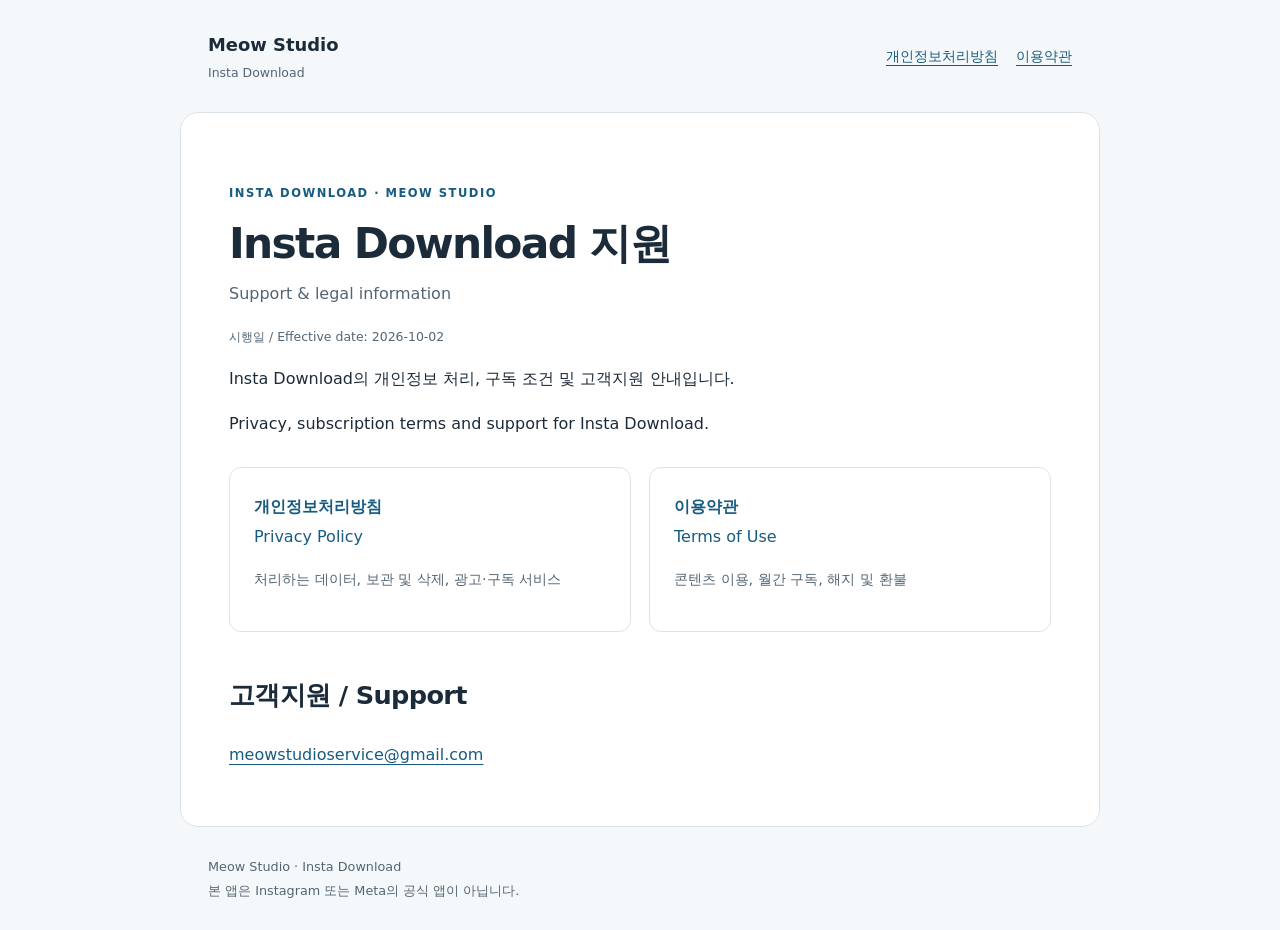
<file: index.html>
<!doctype html>
<html lang="ko">
<head>
<meta charset="utf-8">
<meta name="viewport" content="width=device-width, initial-scale=1">
<title>Insta Download 지원 · Insta Download</title>
<link rel="stylesheet" href="styles.css">
</head>
<body>
<a class="skip" href="#main">본문으로 / Skip to content</a>
<header><a class="brand" href="index.html">Meow Studio <span>Insta Download</span></a>
<nav aria-label="문서 / Documents"><a href="privacy.html">개인정보처리방침</a><a href="terms.html">이용약관</a></nav></header>
<main id="main">
<p class="eyebrow">INSTA DOWNLOAD · MEOW STUDIO</p>
<h1>Insta Download 지원</h1>
<p class="subtitle">Support &amp; legal information</p>
<p class="meta">시행일 / Effective date: 2026-10-02</p>

<p>Insta Download의 개인정보 처리, 구독 조건 및 고객지원 안내입니다.</p>
<p lang="en">Privacy, subscription terms and support for Insta Download.</p>
<div class="cards"><a class="card" href="privacy.html"><strong>개인정보처리방침</strong><span>Privacy Policy</span><p>처리하는 데이터, 보관 및 삭제, 광고·구독 서비스</p></a><a class="card" href="terms.html"><strong>이용약관</strong><span>Terms of Use</span><p>콘텐츠 이용, 월간 구독, 해지 및 환불</p></a></div>
<h2>고객지원 / Support</h2><p><a href="mailto:meowstudioservice@gmail.com">meowstudioservice@gmail.com</a></p>

</main><footer>Meow Studio · Insta Download <span>본 앱은 Instagram 또는 Meta의 공식 앱이 아닙니다.</span></footer>
</body>
</html>
</file>
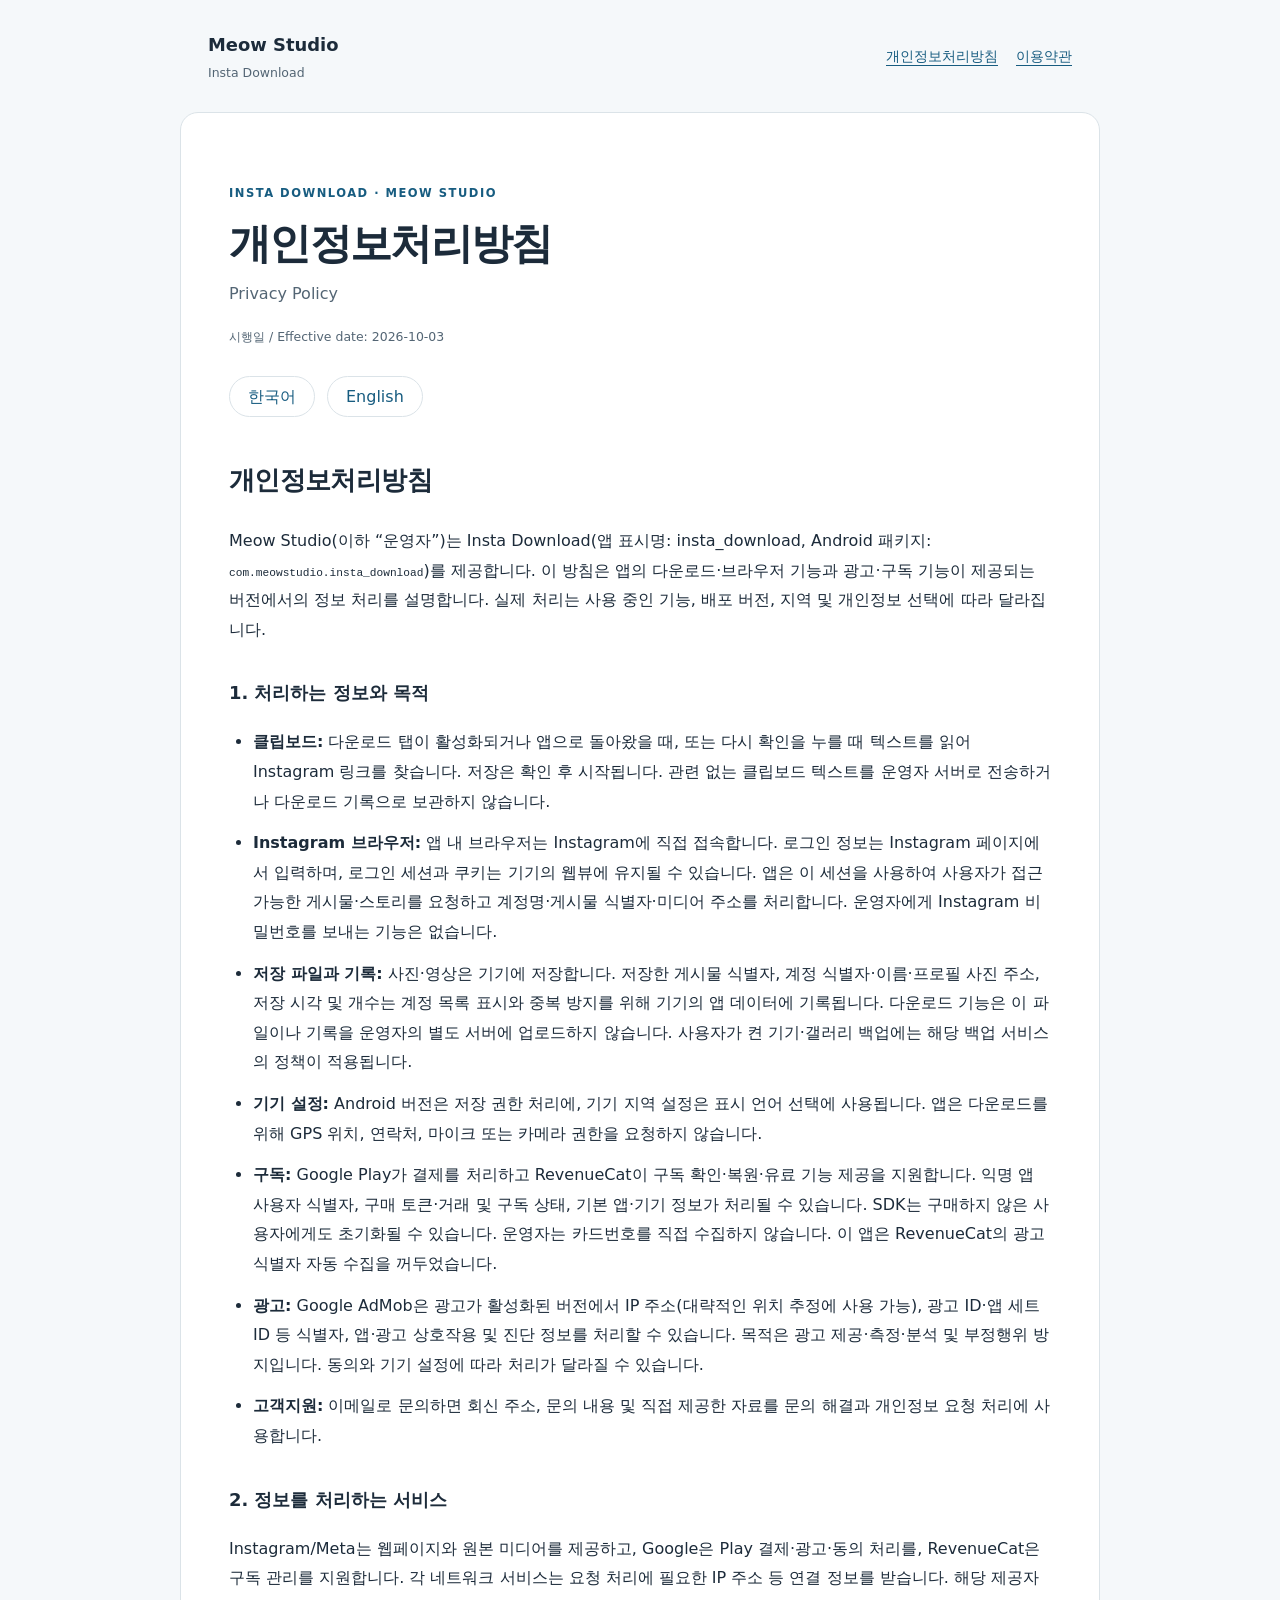
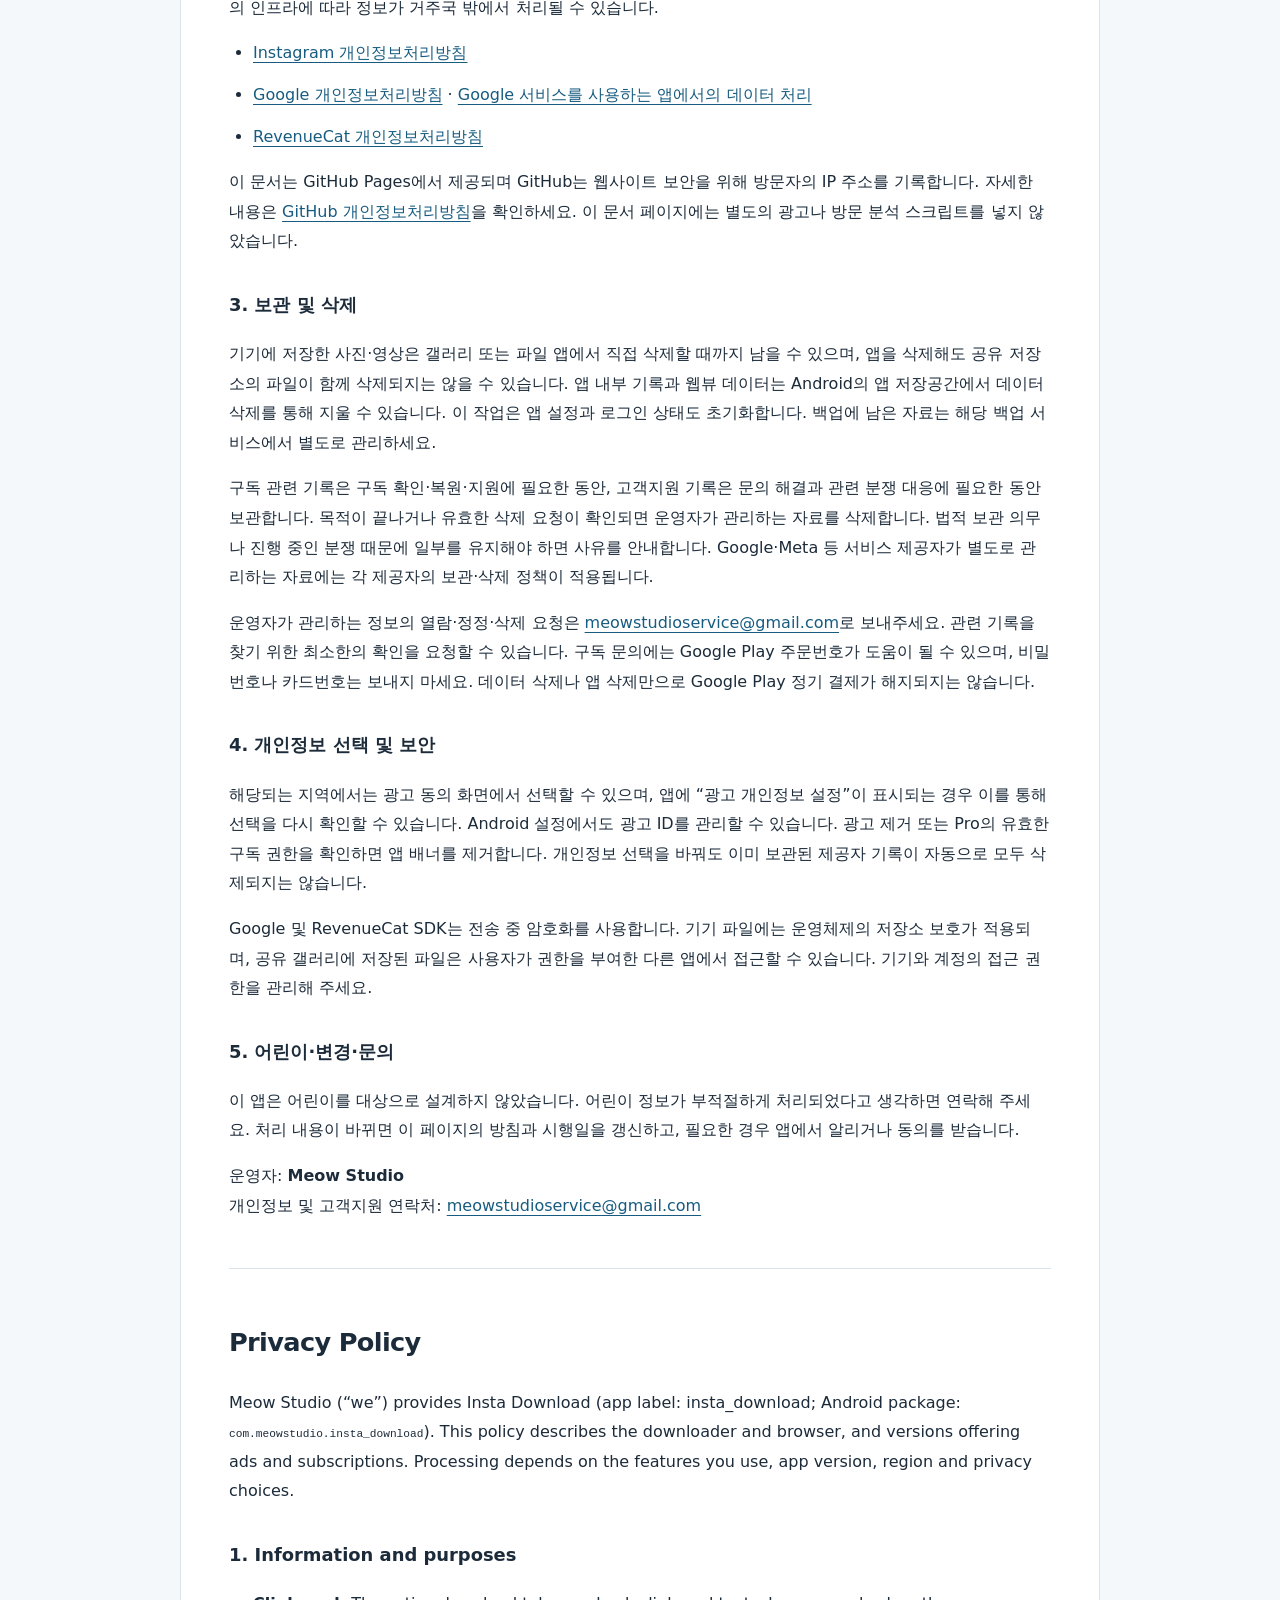
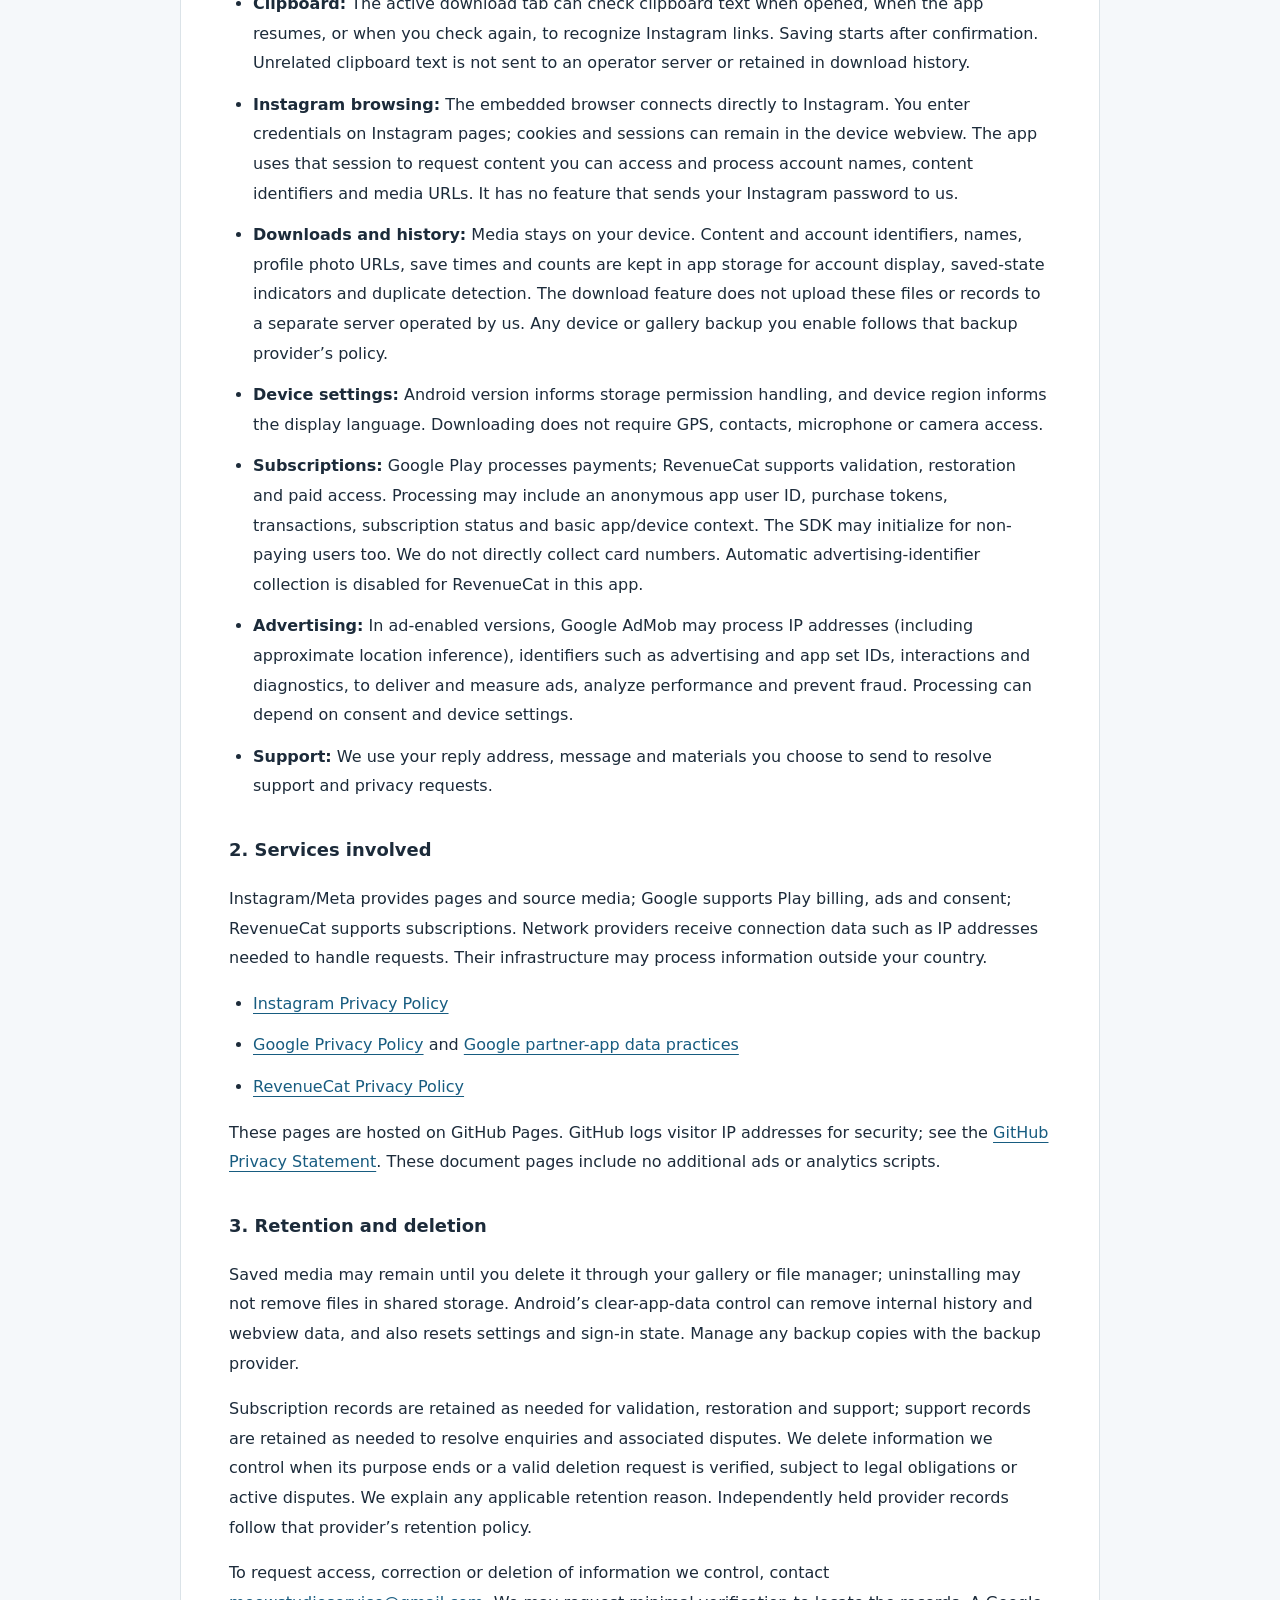
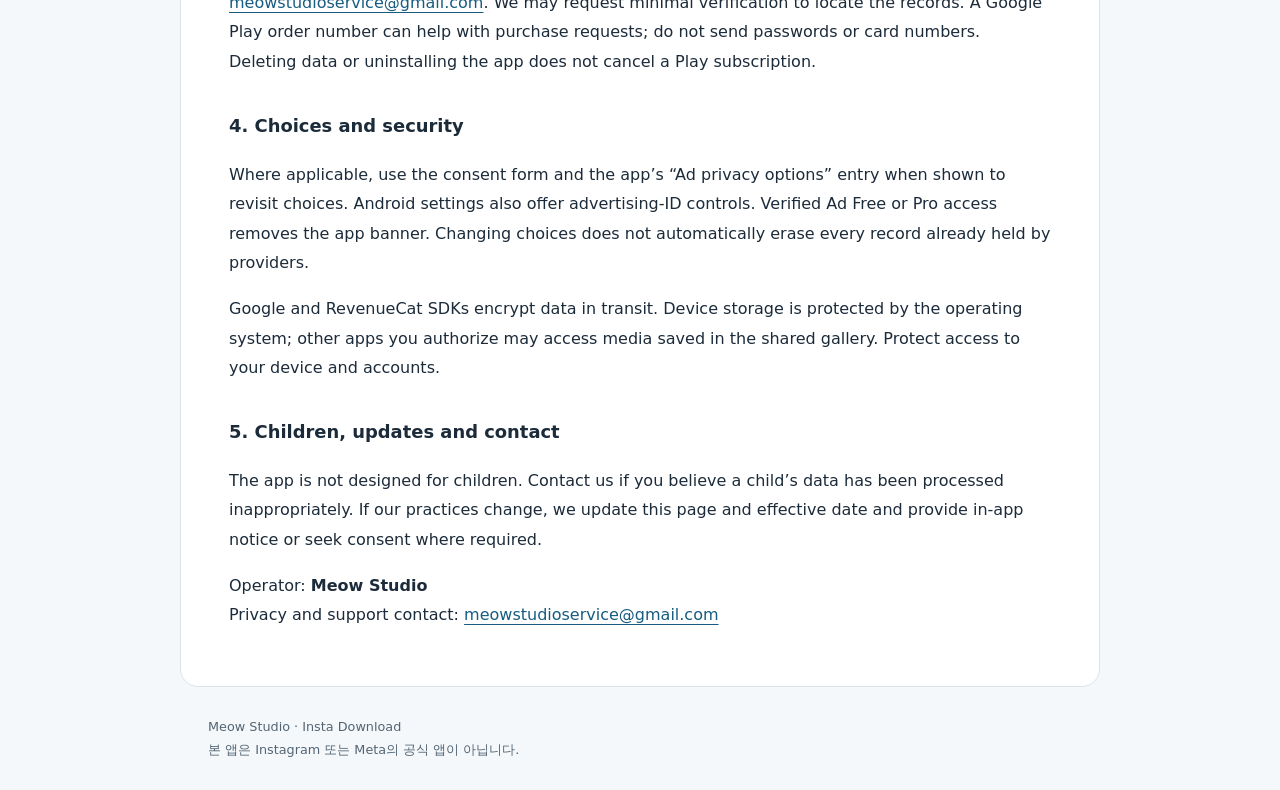
<file: privacy.html>
<!doctype html>
<html lang="ko">
<head>
<meta charset="utf-8">
<meta name="viewport" content="width=device-width, initial-scale=1">
<title>개인정보처리방침 · Insta Download</title>
<link rel="stylesheet" href="styles.css">
</head>
<body>
<a class="skip" href="#main">본문으로 / Skip to content</a>
<header><a class="brand" href="index.html">Meow Studio <span>Insta Download</span></a>
<nav aria-label="문서 / Documents"><a href="privacy.html">개인정보처리방침</a><a href="terms.html">이용약관</a></nav></header>
<main id="main">
<p class="eyebrow">INSTA DOWNLOAD · MEOW STUDIO</p>
<h1>개인정보처리방침</h1>
<p class="subtitle">Privacy Policy</p>
<p class="meta">시행일 / Effective date: 2026-10-03</p>

<nav class="language" aria-label="언어 / Language"><a href="#ko">한국어</a><a href="#en">English</a></nav>
<section id="ko" lang="ko">
<h2>개인정보처리방침</h2>
<p>Meow Studio(이하 “운영자”)는 Insta Download(앱 표시명: insta_download, Android 패키지: <code>com.meowstudio.insta_download</code>)를 제공합니다. 이 방침은 앱의 다운로드·브라우저 기능과 광고·구독 기능이 제공되는 버전에서의 정보 처리를 설명합니다. 실제 처리는 사용 중인 기능, 배포 버전, 지역 및 개인정보 선택에 따라 달라집니다.</p>
<h3>1. 처리하는 정보와 목적</h3>
<ul>
<li><strong>클립보드:</strong> 다운로드 탭이 활성화되거나 앱으로 돌아왔을 때, 또는 다시 확인을 누를 때 텍스트를 읽어 Instagram 링크를 찾습니다. 저장은 확인 후 시작됩니다. 관련 없는 클립보드 텍스트를 운영자 서버로 전송하거나 다운로드 기록으로 보관하지 않습니다.</li>
<li><strong>Instagram 브라우저:</strong> 앱 내 브라우저는 Instagram에 직접 접속합니다. 로그인 정보는 Instagram 페이지에서 입력하며, 로그인 세션과 쿠키는 기기의 웹뷰에 유지될 수 있습니다. 앱은 이 세션을 사용하여 사용자가 접근 가능한 게시물·스토리를 요청하고 계정명·게시물 식별자·미디어 주소를 처리합니다. 운영자에게 Instagram 비밀번호를 보내는 기능은 없습니다.</li>
<li><strong>저장 파일과 기록:</strong> 사진·영상은 기기에 저장합니다. 저장한 게시물 식별자, 계정 식별자·이름·프로필 사진 주소, 저장 시각 및 개수는 계정 목록 표시와 중복 방지를 위해 기기의 앱 데이터에 기록됩니다. 다운로드 기능은 이 파일이나 기록을 운영자의 별도 서버에 업로드하지 않습니다. 사용자가 켠 기기·갤러리 백업에는 해당 백업 서비스의 정책이 적용됩니다.</li>
<li><strong>기기 설정:</strong> Android 버전은 저장 권한 처리에, 기기 지역 설정은 표시 언어 선택에 사용됩니다. 앱은 다운로드를 위해 GPS 위치, 연락처, 마이크 또는 카메라 권한을 요청하지 않습니다.</li>
<li><strong>구독:</strong> Google Play가 결제를 처리하고 RevenueCat이 구독 확인·복원·유료 기능 제공을 지원합니다. 익명 앱 사용자 식별자, 구매 토큰·거래 및 구독 상태, 기본 앱·기기 정보가 처리될 수 있습니다. SDK는 구매하지 않은 사용자에게도 초기화될 수 있습니다. 운영자는 카드번호를 직접 수집하지 않습니다. 이 앱은 RevenueCat의 광고 식별자 자동 수집을 꺼두었습니다.</li>
<li><strong>광고:</strong> Google AdMob은 광고가 활성화된 버전에서 IP 주소(대략적인 위치 추정에 사용 가능), 광고 ID·앱 세트 ID 등 식별자, 앱·광고 상호작용 및 진단 정보를 처리할 수 있습니다. 목적은 광고 제공·측정·분석 및 부정행위 방지입니다. 동의와 기기 설정에 따라 처리가 달라질 수 있습니다.</li>
<li><strong>고객지원:</strong> 이메일로 문의하면 회신 주소, 문의 내용 및 직접 제공한 자료를 문의 해결과 개인정보 요청 처리에 사용합니다.</li>
</ul>
<h3>2. 정보를 처리하는 서비스</h3>
<p>Instagram/Meta는 웹페이지와 원본 미디어를 제공하고, Google은 Play 결제·광고·동의 처리를, RevenueCat은 구독 관리를 지원합니다. 각 네트워크 서비스는 요청 처리에 필요한 IP 주소 등 연결 정보를 받습니다. 해당 제공자의 인프라에 따라 정보가 거주국 밖에서 처리될 수 있습니다.</p>
<ul>
<li><a href="https://privacycenter.instagram.com/policy/">Instagram 개인정보처리방침</a></li>
<li><a href="https://policies.google.com/privacy">Google 개인정보처리방침</a> · <a href="https://policies.google.com/technologies/partner-sites">Google 서비스를 사용하는 앱에서의 데이터 처리</a></li>
<li><a href="https://www.revenuecat.com/privacy">RevenueCat 개인정보처리방침</a></li>
</ul>
<p>이 문서는 GitHub Pages에서 제공되며 GitHub는 웹사이트 보안을 위해 방문자의 IP 주소를 기록합니다. 자세한 내용은 <a href="https://docs.github.com/en/site-policy/privacy-policies/github-general-privacy-statement">GitHub 개인정보처리방침</a>을 확인하세요. 이 문서 페이지에는 별도의 광고나 방문 분석 스크립트를 넣지 않았습니다.</p>
<h3>3. 보관 및 삭제</h3>
<p>기기에 저장한 사진·영상은 갤러리 또는 파일 앱에서 직접 삭제할 때까지 남을 수 있으며, 앱을 삭제해도 공유 저장소의 파일이 함께 삭제되지는 않을 수 있습니다. 앱 내부 기록과 웹뷰 데이터는 Android의 앱 저장공간에서 데이터 삭제를 통해 지울 수 있습니다. 이 작업은 앱 설정과 로그인 상태도 초기화합니다. 백업에 남은 자료는 해당 백업 서비스에서 별도로 관리하세요.</p>
<p>구독 관련 기록은 구독 확인·복원·지원에 필요한 동안, 고객지원 기록은 문의 해결과 관련 분쟁 대응에 필요한 동안 보관합니다. 목적이 끝나거나 유효한 삭제 요청이 확인되면 운영자가 관리하는 자료를 삭제합니다. 법적 보관 의무나 진행 중인 분쟁 때문에 일부를 유지해야 하면 사유를 안내합니다. Google·Meta 등 서비스 제공자가 별도로 관리하는 자료에는 각 제공자의 보관·삭제 정책이 적용됩니다.</p>
<p>운영자가 관리하는 정보의 열람·정정·삭제 요청은 <a href="mailto:meowstudioservice@gmail.com">meowstudioservice@gmail.com</a>로 보내주세요. 관련 기록을 찾기 위한 최소한의 확인을 요청할 수 있습니다. 구독 문의에는 Google Play 주문번호가 도움이 될 수 있으며, 비밀번호나 카드번호는 보내지 마세요. 데이터 삭제나 앱 삭제만으로 Google Play 정기 결제가 해지되지는 않습니다.</p>
<h3>4. 개인정보 선택 및 보안</h3>
<p>해당되는 지역에서는 광고 동의 화면에서 선택할 수 있으며, 앱에 “광고 개인정보 설정”이 표시되는 경우 이를 통해 선택을 다시 확인할 수 있습니다. Android 설정에서도 광고 ID를 관리할 수 있습니다. 광고 제거 또는 Pro의 유효한 구독 권한을 확인하면 앱 배너를 제거합니다. 개인정보 선택을 바꿔도 이미 보관된 제공자 기록이 자동으로 모두 삭제되지는 않습니다.</p>
<p>Google 및 RevenueCat SDK는 전송 중 암호화를 사용합니다. 기기 파일에는 운영체제의 저장소 보호가 적용되며, 공유 갤러리에 저장된 파일은 사용자가 권한을 부여한 다른 앱에서 접근할 수 있습니다. 기기와 계정의 접근 권한을 관리해 주세요.</p>
<h3>5. 어린이·변경·문의</h3>
<p>이 앱은 어린이를 대상으로 설계하지 않았습니다. 어린이 정보가 부적절하게 처리되었다고 생각하면 연락해 주세요. 처리 내용이 바뀌면 이 페이지의 방침과 시행일을 갱신하고, 필요한 경우 앱에서 알리거나 동의를 받습니다.</p>
<p>운영자: <strong>Meow Studio</strong><br>개인정보 및 고객지원 연락처: <a href="mailto:meowstudioservice@gmail.com">meowstudioservice@gmail.com</a></p>
</section>
<section id="en" lang="en">
<h2>Privacy Policy</h2>
<p>Meow Studio (“we”) provides Insta Download (app label: insta_download; Android package: <code>com.meowstudio.insta_download</code>). This policy describes the downloader and browser, and versions offering ads and subscriptions. Processing depends on the features you use, app version, region and privacy choices.</p>
<h3>1. Information and purposes</h3>
<ul>
<li><strong>Clipboard:</strong> The active download tab can check clipboard text when opened, when the app resumes, or when you check again, to recognize Instagram links. Saving starts after confirmation. Unrelated clipboard text is not sent to an operator server or retained in download history.</li>
<li><strong>Instagram browsing:</strong> The embedded browser connects directly to Instagram. You enter credentials on Instagram pages; cookies and sessions can remain in the device webview. The app uses that session to request content you can access and process account names, content identifiers and media URLs. It has no feature that sends your Instagram password to us.</li>
<li><strong>Downloads and history:</strong> Media stays on your device. Content and account identifiers, names, profile photo URLs, save times and counts are kept in app storage for account display, saved-state indicators and duplicate detection. The download feature does not upload these files or records to a separate server operated by us. Any device or gallery backup you enable follows that backup provider’s policy.</li>
<li><strong>Device settings:</strong> Android version informs storage permission handling, and device region informs the display language. Downloading does not require GPS, contacts, microphone or camera access.</li>
<li><strong>Subscriptions:</strong> Google Play processes payments; RevenueCat supports validation, restoration and paid access. Processing may include an anonymous app user ID, purchase tokens, transactions, subscription status and basic app/device context. The SDK may initialize for non-paying users too. We do not directly collect card numbers. Automatic advertising-identifier collection is disabled for RevenueCat in this app.</li>
<li><strong>Advertising:</strong> In ad-enabled versions, Google AdMob may process IP addresses (including approximate location inference), identifiers such as advertising and app set IDs, interactions and diagnostics, to deliver and measure ads, analyze performance and prevent fraud. Processing can depend on consent and device settings.</li>
<li><strong>Support:</strong> We use your reply address, message and materials you choose to send to resolve support and privacy requests.</li>
</ul>
<h3>2. Services involved</h3>
<p>Instagram/Meta provides pages and source media; Google supports Play billing, ads and consent; RevenueCat supports subscriptions. Network providers receive connection data such as IP addresses needed to handle requests. Their infrastructure may process information outside your country.</p>
<ul><li><a href="https://privacycenter.instagram.com/policy/">Instagram Privacy Policy</a></li><li><a href="https://policies.google.com/privacy">Google Privacy Policy</a> and <a href="https://policies.google.com/technologies/partner-sites">Google partner-app data practices</a></li><li><a href="https://www.revenuecat.com/privacy">RevenueCat Privacy Policy</a></li></ul>
<p>These pages are hosted on GitHub Pages. GitHub logs visitor IP addresses for security; see the <a href="https://docs.github.com/en/site-policy/privacy-policies/github-general-privacy-statement">GitHub Privacy Statement</a>. These document pages include no additional ads or analytics scripts.</p>
<h3>3. Retention and deletion</h3>
<p>Saved media may remain until you delete it through your gallery or file manager; uninstalling may not remove files in shared storage. Android’s clear-app-data control can remove internal history and webview data, and also resets settings and sign-in state. Manage any backup copies with the backup provider.</p>
<p>Subscription records are retained as needed for validation, restoration and support; support records are retained as needed to resolve enquiries and associated disputes. We delete information we control when its purpose ends or a valid deletion request is verified, subject to legal obligations or active disputes. We explain any applicable retention reason. Independently held provider records follow that provider’s retention policy.</p>
<p>To request access, correction or deletion of information we control, contact <a href="mailto:meowstudioservice@gmail.com">meowstudioservice@gmail.com</a>. We may request minimal verification to locate the records. A Google Play order number can help with purchase requests; do not send passwords or card numbers. Deleting data or uninstalling the app does not cancel a Play subscription.</p>
<h3>4. Choices and security</h3>
<p>Where applicable, use the consent form and the app’s “Ad privacy options” entry when shown to revisit choices. Android settings also offer advertising-ID controls. Verified Ad Free or Pro access removes the app banner. Changing choices does not automatically erase every record already held by providers.</p>
<p>Google and RevenueCat SDKs encrypt data in transit. Device storage is protected by the operating system; other apps you authorize may access media saved in the shared gallery. Protect access to your device and accounts.</p>
<h3>5. Children, updates and contact</h3>
<p>The app is not designed for children. Contact us if you believe a child’s data has been processed inappropriately. If our practices change, we update this page and effective date and provide in-app notice or seek consent where required.</p>
<p>Operator: <strong>Meow Studio</strong><br>Privacy and support contact: <a href="mailto:meowstudioservice@gmail.com">meowstudioservice@gmail.com</a></p>
</section>

</main><footer>Meow Studio · Insta Download <span>본 앱은 Instagram 또는 Meta의 공식 앱이 아닙니다.</span></footer>
</body>
</html>
</file>
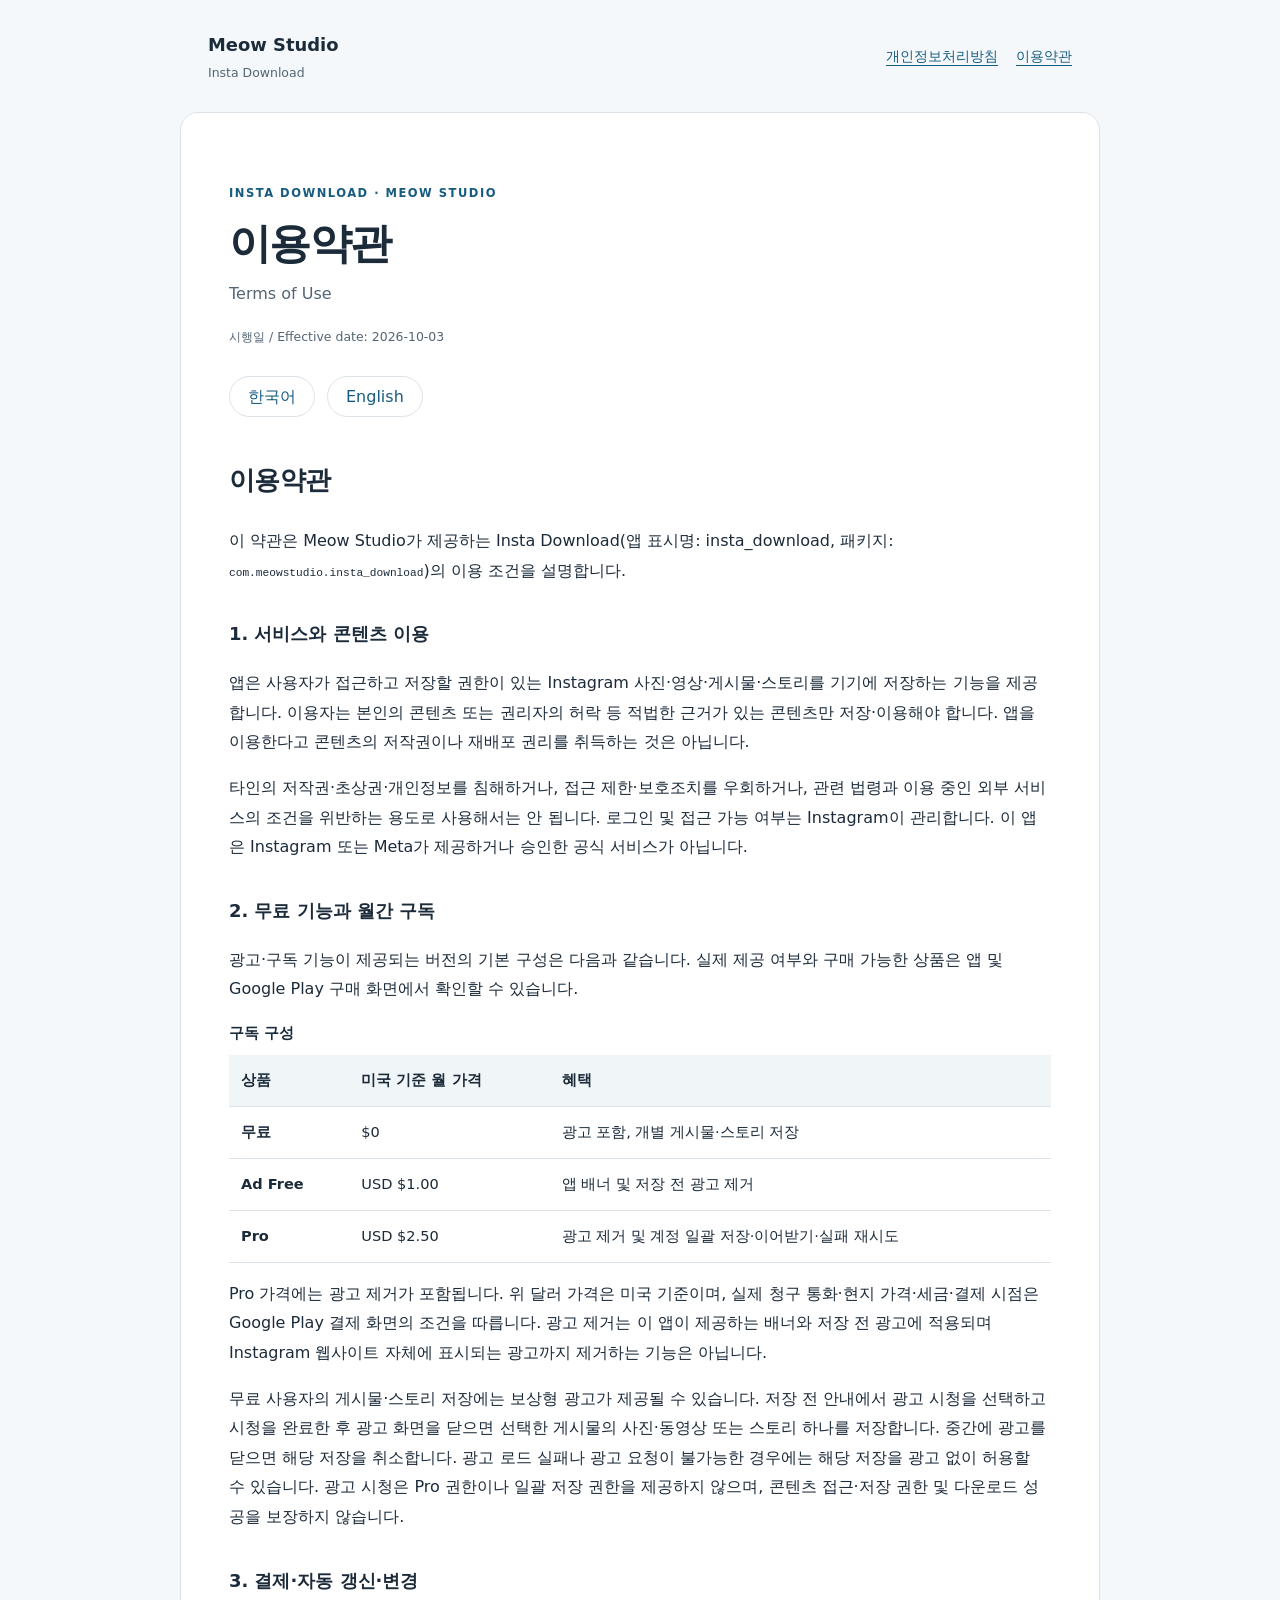
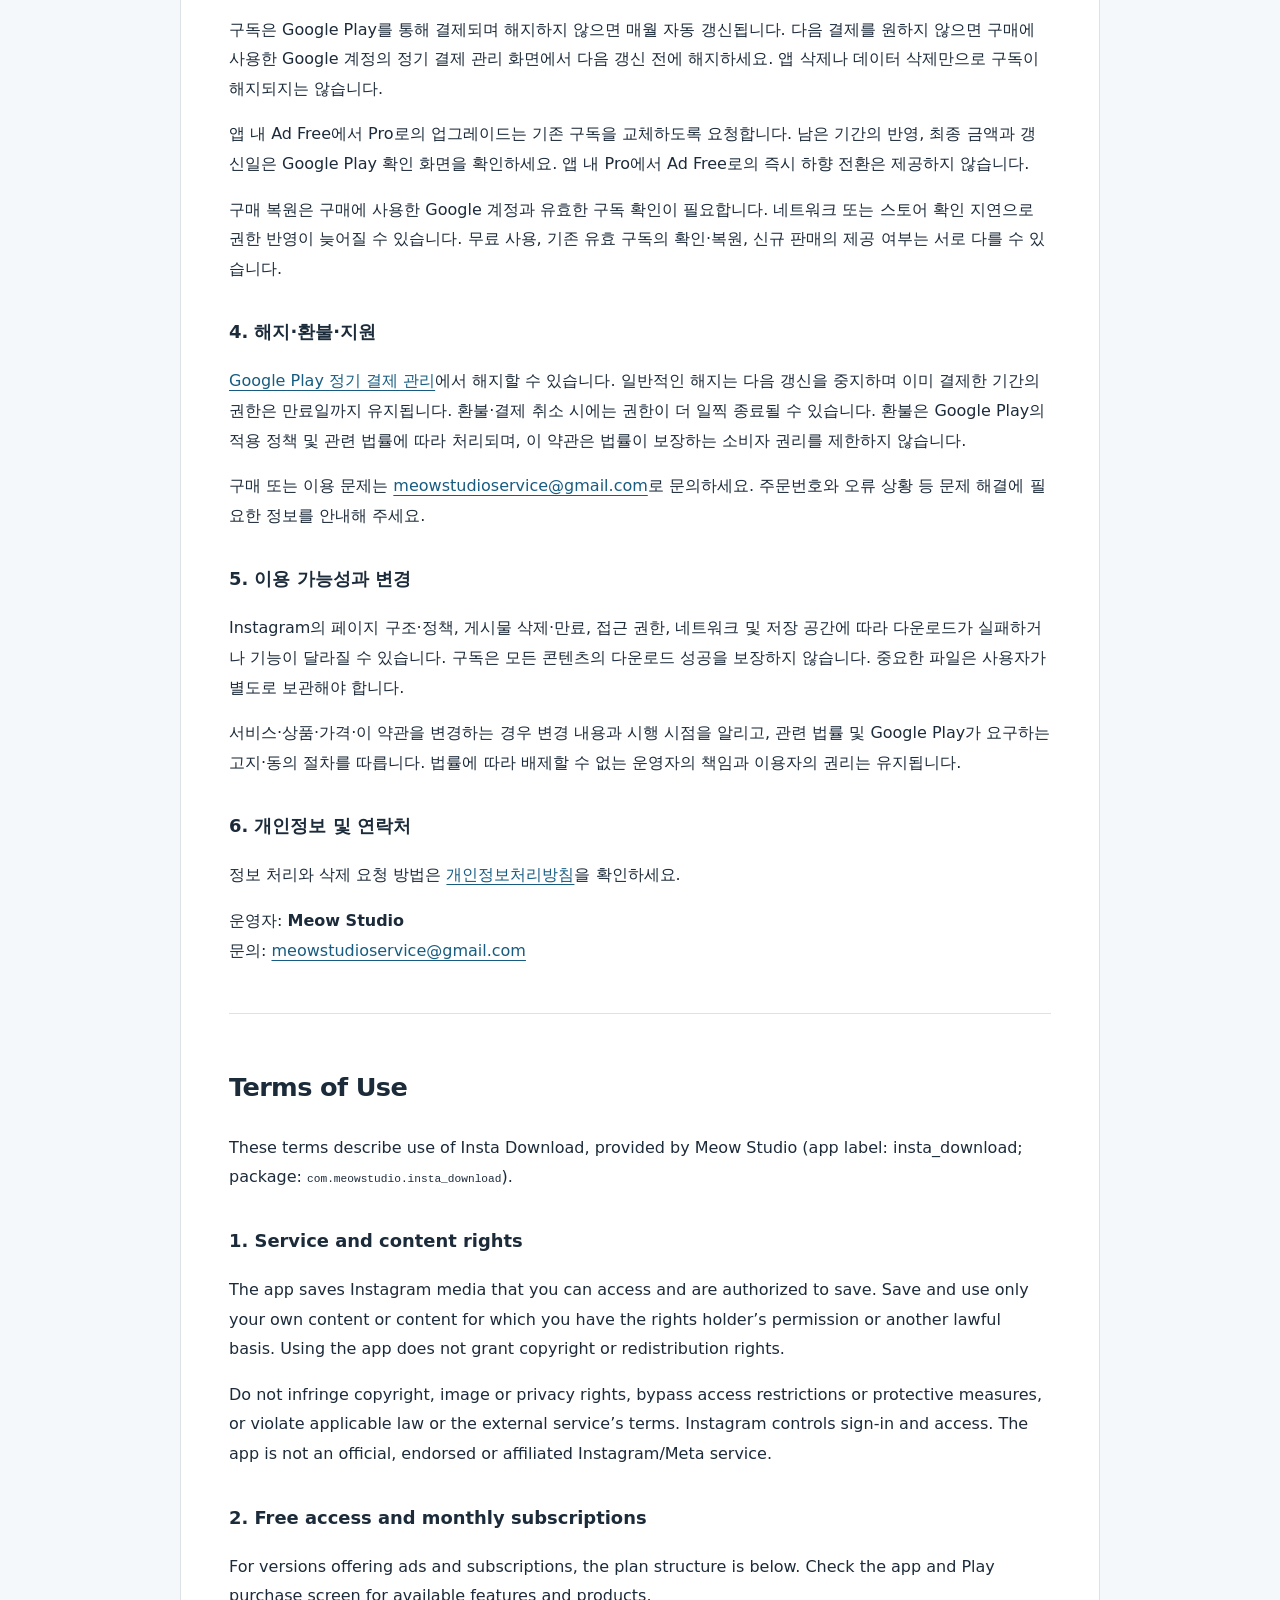
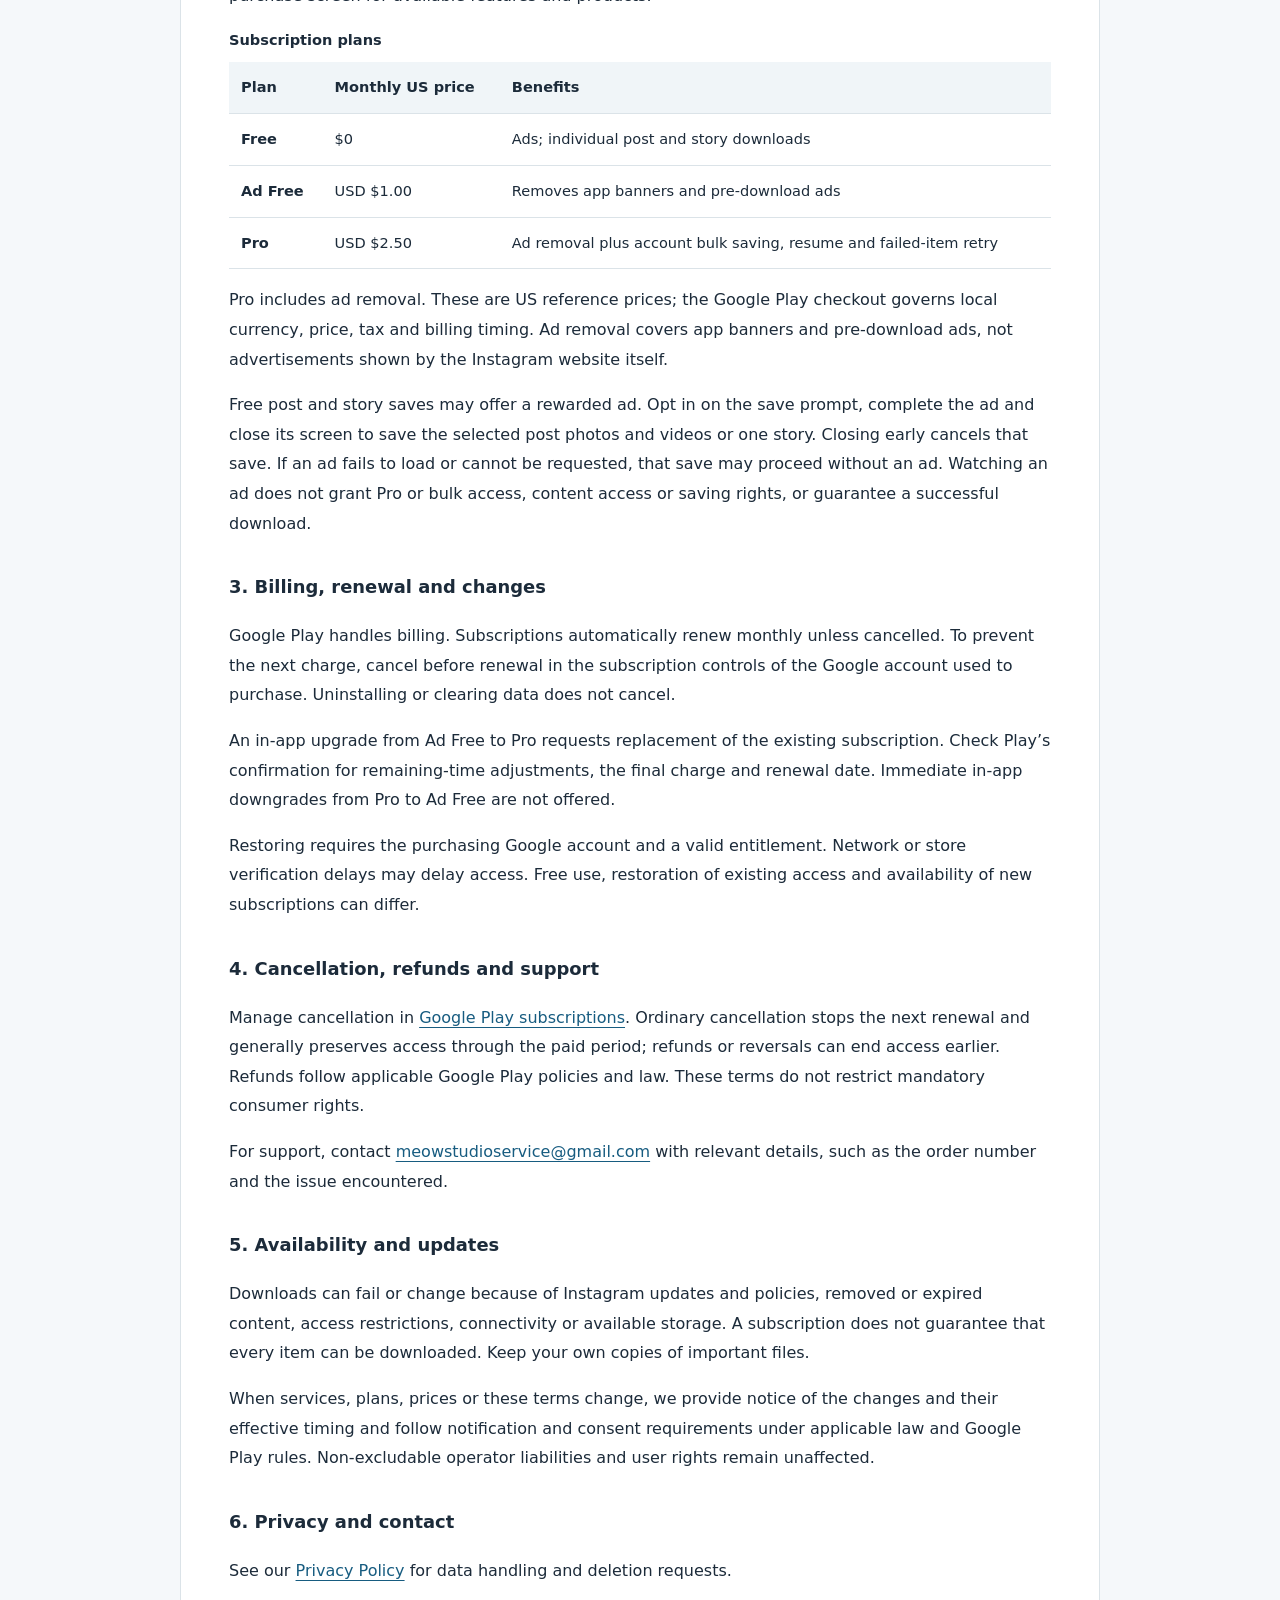
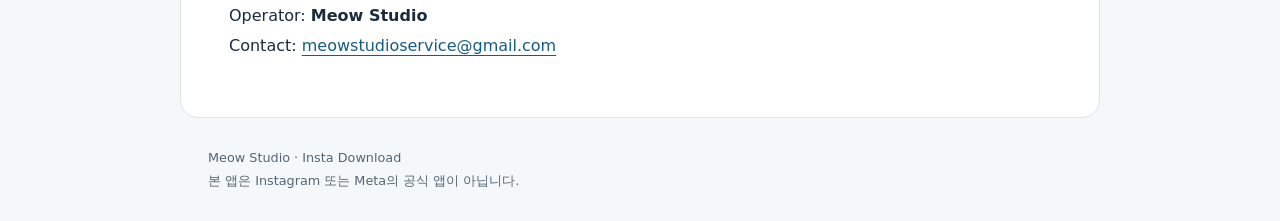
<file: terms.html>
<!doctype html>
<html lang="ko">
<head>
<meta charset="utf-8">
<meta name="viewport" content="width=device-width, initial-scale=1">
<title>이용약관 · Insta Download</title>
<link rel="stylesheet" href="styles.css">
</head>
<body>
<a class="skip" href="#main">본문으로 / Skip to content</a>
<header><a class="brand" href="index.html">Meow Studio <span>Insta Download</span></a>
<nav aria-label="문서 / Documents"><a href="privacy.html">개인정보처리방침</a><a href="terms.html">이용약관</a></nav></header>
<main id="main">
<p class="eyebrow">INSTA DOWNLOAD · MEOW STUDIO</p>
<h1>이용약관</h1>
<p class="subtitle">Terms of Use</p>
<p class="meta">시행일 / Effective date: 2026-10-03</p>

<nav class="language" aria-label="언어 / Language"><a href="#ko">한국어</a><a href="#en">English</a></nav>
<section id="ko" lang="ko">
<h2>이용약관</h2>
<p>이 약관은 Meow Studio가 제공하는 Insta Download(앱 표시명: insta_download, 패키지: <code>com.meowstudio.insta_download</code>)의 이용 조건을 설명합니다.</p>
<h3>1. 서비스와 콘텐츠 이용</h3>
<p>앱은 사용자가 접근하고 저장할 권한이 있는 Instagram 사진·영상·게시물·스토리를 기기에 저장하는 기능을 제공합니다. 이용자는 본인의 콘텐츠 또는 권리자의 허락 등 적법한 근거가 있는 콘텐츠만 저장·이용해야 합니다. 앱을 이용한다고 콘텐츠의 저작권이나 재배포 권리를 취득하는 것은 아닙니다.</p>
<p>타인의 저작권·초상권·개인정보를 침해하거나, 접근 제한·보호조치를 우회하거나, 관련 법령과 이용 중인 외부 서비스의 조건을 위반하는 용도로 사용해서는 안 됩니다. 로그인 및 접근 가능 여부는 Instagram이 관리합니다. 이 앱은 Instagram 또는 Meta가 제공하거나 승인한 공식 서비스가 아닙니다.</p>
<h3>2. 무료 기능과 월간 구독</h3>
<p>광고·구독 기능이 제공되는 버전의 기본 구성은 다음과 같습니다. 실제 제공 여부와 구매 가능한 상품은 앱 및 Google Play 구매 화면에서 확인할 수 있습니다.</p>
<div class="table-wrap"><table><caption>구독 구성</caption><thead><tr><th scope="col">상품</th><th scope="col">미국 기준 월 가격</th><th scope="col">혜택</th></tr></thead><tbody>
<tr><th scope="row">무료</th><td>$0</td><td>광고 포함, 개별 게시물·스토리 저장</td></tr>
<tr><th scope="row">Ad Free</th><td>USD $1.00</td><td>앱 배너 및 저장 전 광고 제거</td></tr>
<tr><th scope="row">Pro</th><td>USD $2.50</td><td>광고 제거 및 계정 일괄 저장·이어받기·실패 재시도</td></tr>
</tbody></table></div>
<p>Pro 가격에는 광고 제거가 포함됩니다. 위 달러 가격은 미국 기준이며, 실제 청구 통화·현지 가격·세금·결제 시점은 Google Play 결제 화면의 조건을 따릅니다. 광고 제거는 이 앱이 제공하는 배너와 저장 전 광고에 적용되며 Instagram 웹사이트 자체에 표시되는 광고까지 제거하는 기능은 아닙니다.</p>
<p>무료 사용자의 게시물·스토리 저장에는 보상형 광고가 제공될 수 있습니다. 저장 전 안내에서 광고 시청을 선택하고 시청을 완료한 후 광고 화면을 닫으면 선택한 게시물의 사진·동영상 또는 스토리 하나를 저장합니다. 중간에 광고를 닫으면 해당 저장을 취소합니다. 광고 로드 실패나 광고 요청이 불가능한 경우에는 해당 저장을 광고 없이 허용할 수 있습니다. 광고 시청은 Pro 권한이나 일괄 저장 권한을 제공하지 않으며, 콘텐츠 접근·저장 권한 및 다운로드 성공을 보장하지 않습니다.</p>
<h3>3. 결제·자동 갱신·변경</h3>
<p>구독은 Google Play를 통해 결제되며 해지하지 않으면 매월 자동 갱신됩니다. 다음 결제를 원하지 않으면 구매에 사용한 Google 계정의 정기 결제 관리 화면에서 다음 갱신 전에 해지하세요. 앱 삭제나 데이터 삭제만으로 구독이 해지되지는 않습니다.</p>
<p>앱 내 Ad Free에서 Pro로의 업그레이드는 기존 구독을 교체하도록 요청합니다. 남은 기간의 반영, 최종 금액과 갱신일은 Google Play 확인 화면을 확인하세요. 앱 내 Pro에서 Ad Free로의 즉시 하향 전환은 제공하지 않습니다.</p>
<p>구매 복원은 구매에 사용한 Google 계정과 유효한 구독 확인이 필요합니다. 네트워크 또는 스토어 확인 지연으로 권한 반영이 늦어질 수 있습니다. 무료 사용, 기존 유효 구독의 확인·복원, 신규 판매의 제공 여부는 서로 다를 수 있습니다.</p>
<h3>4. 해지·환불·지원</h3>
<p><a href="https://play.google.com/store/account/subscriptions">Google Play 정기 결제 관리</a>에서 해지할 수 있습니다. 일반적인 해지는 다음 갱신을 중지하며 이미 결제한 기간의 권한은 만료일까지 유지됩니다. 환불·결제 취소 시에는 권한이 더 일찍 종료될 수 있습니다. 환불은 Google Play의 적용 정책 및 관련 법률에 따라 처리되며, 이 약관은 법률이 보장하는 소비자 권리를 제한하지 않습니다.</p>
<p>구매 또는 이용 문제는 <a href="mailto:meowstudioservice@gmail.com">meowstudioservice@gmail.com</a>로 문의하세요. 주문번호와 오류 상황 등 문제 해결에 필요한 정보를 안내해 주세요.</p>
<h3>5. 이용 가능성과 변경</h3>
<p>Instagram의 페이지 구조·정책, 게시물 삭제·만료, 접근 권한, 네트워크 및 저장 공간에 따라 다운로드가 실패하거나 기능이 달라질 수 있습니다. 구독은 모든 콘텐츠의 다운로드 성공을 보장하지 않습니다. 중요한 파일은 사용자가 별도로 보관해야 합니다.</p>
<p>서비스·상품·가격·이 약관을 변경하는 경우 변경 내용과 시행 시점을 알리고, 관련 법률 및 Google Play가 요구하는 고지·동의 절차를 따릅니다. 법률에 따라 배제할 수 없는 운영자의 책임과 이용자의 권리는 유지됩니다.</p>
<h3>6. 개인정보 및 연락처</h3>
<p>정보 처리와 삭제 요청 방법은 <a href="privacy.html#ko">개인정보처리방침</a>을 확인하세요.</p>
<p>운영자: <strong>Meow Studio</strong><br>문의: <a href="mailto:meowstudioservice@gmail.com">meowstudioservice@gmail.com</a></p>
</section>
<section id="en" lang="en">
<h2>Terms of Use</h2>
<p>These terms describe use of Insta Download, provided by Meow Studio (app label: insta_download; package: <code>com.meowstudio.insta_download</code>).</p>
<h3>1. Service and content rights</h3>
<p>The app saves Instagram media that you can access and are authorized to save. Save and use only your own content or content for which you have the rights holder’s permission or another lawful basis. Using the app does not grant copyright or redistribution rights.</p>
<p>Do not infringe copyright, image or privacy rights, bypass access restrictions or protective measures, or violate applicable law or the external service’s terms. Instagram controls sign-in and access. The app is not an official, endorsed or affiliated Instagram/Meta service.</p>
<h3>2. Free access and monthly subscriptions</h3>
<p>For versions offering ads and subscriptions, the plan structure is below. Check the app and Play purchase screen for available features and products.</p>
<div class="table-wrap"><table><caption>Subscription plans</caption><thead><tr><th scope="col">Plan</th><th scope="col">Monthly US price</th><th scope="col">Benefits</th></tr></thead><tbody>
<tr><th scope="row">Free</th><td>$0</td><td>Ads; individual post and story downloads</td></tr>
<tr><th scope="row">Ad Free</th><td>USD $1.00</td><td>Removes app banners and pre-download ads</td></tr>
<tr><th scope="row">Pro</th><td>USD $2.50</td><td>Ad removal plus account bulk saving, resume and failed-item retry</td></tr>
</tbody></table></div>
<p>Pro includes ad removal. These are US reference prices; the Google Play checkout governs local currency, price, tax and billing timing. Ad removal covers app banners and pre-download ads, not advertisements shown by the Instagram website itself.</p>
<p>Free post and story saves may offer a rewarded ad. Opt in on the save prompt, complete the ad and close its screen to save the selected post photos and videos or one story. Closing early cancels that save. If an ad fails to load or cannot be requested, that save may proceed without an ad. Watching an ad does not grant Pro or bulk access, content access or saving rights, or guarantee a successful download.</p>
<h3>3. Billing, renewal and changes</h3>
<p>Google Play handles billing. Subscriptions automatically renew monthly unless cancelled. To prevent the next charge, cancel before renewal in the subscription controls of the Google account used to purchase. Uninstalling or clearing data does not cancel.</p>
<p>An in-app upgrade from Ad Free to Pro requests replacement of the existing subscription. Check Play’s confirmation for remaining-time adjustments, the final charge and renewal date. Immediate in-app downgrades from Pro to Ad Free are not offered.</p>
<p>Restoring requires the purchasing Google account and a valid entitlement. Network or store verification delays may delay access. Free use, restoration of existing access and availability of new subscriptions can differ.</p>
<h3>4. Cancellation, refunds and support</h3>
<p>Manage cancellation in <a href="https://play.google.com/store/account/subscriptions">Google Play subscriptions</a>. Ordinary cancellation stops the next renewal and generally preserves access through the paid period; refunds or reversals can end access earlier. Refunds follow applicable Google Play policies and law. These terms do not restrict mandatory consumer rights.</p>
<p>For support, contact <a href="mailto:meowstudioservice@gmail.com">meowstudioservice@gmail.com</a> with relevant details, such as the order number and the issue encountered.</p>
<h3>5. Availability and updates</h3>
<p>Downloads can fail or change because of Instagram updates and policies, removed or expired content, access restrictions, connectivity or available storage. A subscription does not guarantee that every item can be downloaded. Keep your own copies of important files.</p>
<p>When services, plans, prices or these terms change, we provide notice of the changes and their effective timing and follow notification and consent requirements under applicable law and Google Play rules. Non-excludable operator liabilities and user rights remain unaffected.</p>
<h3>6. Privacy and contact</h3>
<p>See our <a href="privacy.html#en">Privacy Policy</a> for data handling and deletion requests.</p>
<p>Operator: <strong>Meow Studio</strong><br>Contact: <a href="mailto:meowstudioservice@gmail.com">meowstudioservice@gmail.com</a></p>
</section>

</main><footer>Meow Studio · Insta Download <span>본 앱은 Instagram 또는 Meta의 공식 앱이 아닙니다.</span></footer>
</body>
</html>
</file>
<file: styles.css>
:root { color-scheme: light; --ink:#1c2b3a; --muted:#536574; --accent:#175c80; --line:#dbe3e8; }
* { box-sizing:border-box; }
html { scroll-behavior:smooth; scroll-padding-top:24px; }
body { margin:0; background:#f5f8fa; color:var(--ink); font-family:system-ui,-apple-system,"Segoe UI","Malgun Gothic",sans-serif; line-height:1.85; }
a { color:var(--accent); text-underline-offset:4px; overflow-wrap:anywhere; }
a:focus-visible { outline:3px solid #e2942b; outline-offset:5px; }
header, main, footer { max-width:920px; margin:auto; padding:28px; }
header { display:flex; align-items:center; justify-content:space-between; flex-wrap:wrap; gap:18px; }
header nav { display:flex; flex-wrap:wrap; gap:18px; font-size:.88rem; }
.brand { color:var(--ink); font-size:1.12rem; font-weight:750; text-decoration:none; }
.brand span { display:block; color:var(--muted); font-size:.78rem; font-weight:450; }
main { background:#fff; border:1px solid var(--line); border-radius:18px; padding:40px 48px; }
.draft { background:#fff3d9; border:1px solid #edcd89; padding:12px 16px; border-radius:8px; font-size:.85rem; color:#694a0c; }
.eyebrow { margin-top:30px; color:var(--accent); font-size:.72rem; font-weight:750; letter-spacing:.13em; }
h1 { margin:4px 0 8px; font-size:clamp(1.9rem,5vw,2.65rem); line-height:1.3; letter-spacing:-.04em; }
.subtitle { margin-top:0; color:var(--muted); }
.meta { color:var(--muted); font-size:.78rem; }
h2 { margin-top:2.5rem; font-size:1.6rem; letter-spacing:-.025em; }
h3 { margin-top:2rem; font-size:1.12rem; }
section + section { border-top:1px solid var(--line); margin-top:48px; padding-top:10px; }
li { margin-bottom:12px; }
ul { padding-left:24px; }
code { overflow-wrap:anywhere; font-size:.86em; }
.language { display:flex; gap:12px; margin:28px 0; }
.language a { border:1px solid var(--line); padding:5px 18px; border-radius:40px; text-decoration:none; }
.pending { color:#805000; background:#fff3d9; padding:2px 5px; border-radius:4px; overflow-wrap:anywhere; }
.table-wrap { overflow-x:auto; }
table { width:100%; border-collapse:collapse; text-align:left; font-size:.91rem; }
caption { text-align:left; font-weight:650; margin-bottom:8px; }
th, td { padding:12px; border-bottom:1px solid var(--line); vertical-align:top; }
thead { background:#f0f5f8; }
.cards { display:grid; grid-template-columns:1fr 1fr; gap:18px; margin:28px 0; }
.card { padding:24px; border:1px solid var(--line); border-radius:12px; text-decoration:none; }
.card strong, .card span { display:block; }
.card p { color:var(--muted); font-size:.9rem; }
footer { font-size:.8rem; color:var(--muted); }
footer span { display:block; }
.skip { position:absolute; top:-100px; left:12px; padding:10px; background:#fff; }
.skip:focus { top:8px; }
@media(max-width:600px) { header, footer { padding:20px; } main { padding:24px 20px; border-radius:0; border-left:0; border-right:0; } .cards { grid-template-columns:1fr; } th,td { padding:9px; } }
@media(prefers-reduced-motion:reduce) { html { scroll-behavior:auto; } }
@media print { body { background:white; } header,footer,.language,.skip { display:none; } main { border:0; max-width:none; padding:0; } a { color:inherit; } }
</file>
